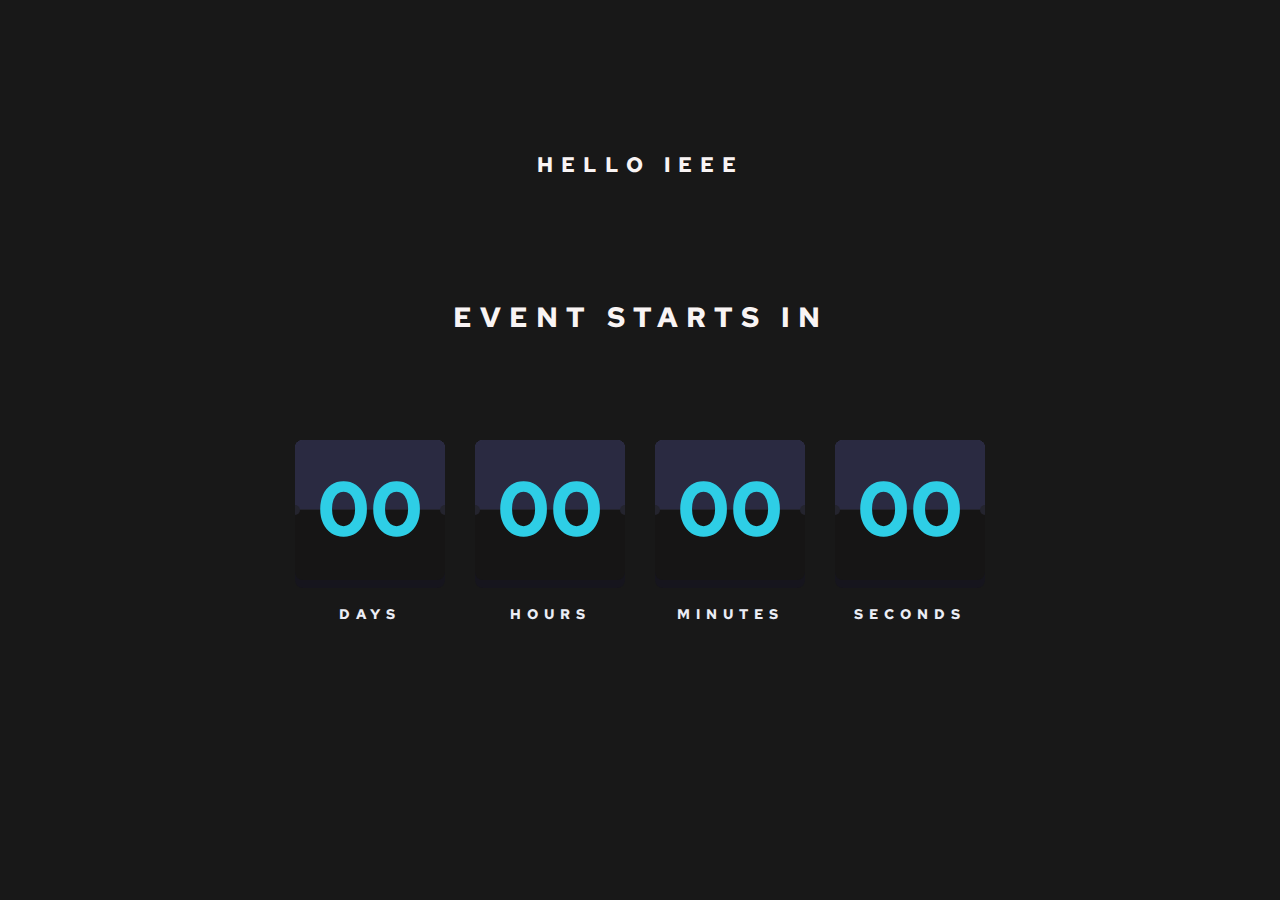
<file: countdown-flip-animation-master/index.html>
<!DOCTYPE html>
<html lang="en">
<head>
  <meta charset="UTF-8">
  <meta name="viewport" content="width=device-width, initial-scale=1.0">

  <!-- <link rel="icon" type="image/png" sizes="32x32" href="./images/favicon-32x32.png"> -->
  <link rel="stylesheet" href="./styles/main.css">
  
  <title>Countdown timer</title>
</head>
<body>

  <main>
    
    <h2>Hello IEEE</h2>
    <h1>Event Starts in</h1>
    <div class="countdown">

      <div class="countdown-block">
        <span class="days time-elem">
          <span class="top">00</span>
          <span class="top-back">
            <span>00</span>
          </span>
          <span class="bottom">00</span>
          <span class="bottom-back">
            <span>00</span>
          </span>
        </span>
        <span class="title">Days</span>
      </div>
     
  
      <div class="countdown-block">
        <span class="hours time-elem">
          <span class="top">00</span>
          <span class="top-back">
            <span>00</span>
          </span>
          <span class="bottom">00</span>
          <span class="bottom-back">
            <span>00</span>
          </span>
        </span>
        <span class="title">Hours</span>
      </div>
      
  
      <div class="countdown-block">
        <span class="minutes time-elem">
          <span class="top">00</span>
          <span class="top-back">
            <span>00</span>
          </span>
          <span class="bottom">00</span>
          <span class="bottom-back">
            <span>00</span>
          </span>
        </span>
        <span class="title">Minutes</span>
      </div>
  
      <div class="countdown-block">
        <span class="seconds time-elem">
          <span class="top">00</span>
          <span class="top-back">
            <span>00</span>
          </span>
          <span class="bottom">00</span>
          <span class="bottom-back">
            <span>00</span>
          </span>
        </span>
        <span class="title">Seconds</span>
      </div>

    </div>
  </main>

  <script src="https://cdnjs.cloudflare.com/ajax/libs/gsap/3.5.1/gsap.min.js"></script>
  <script src="./script.js"></script>
</body>
</html>
</file>
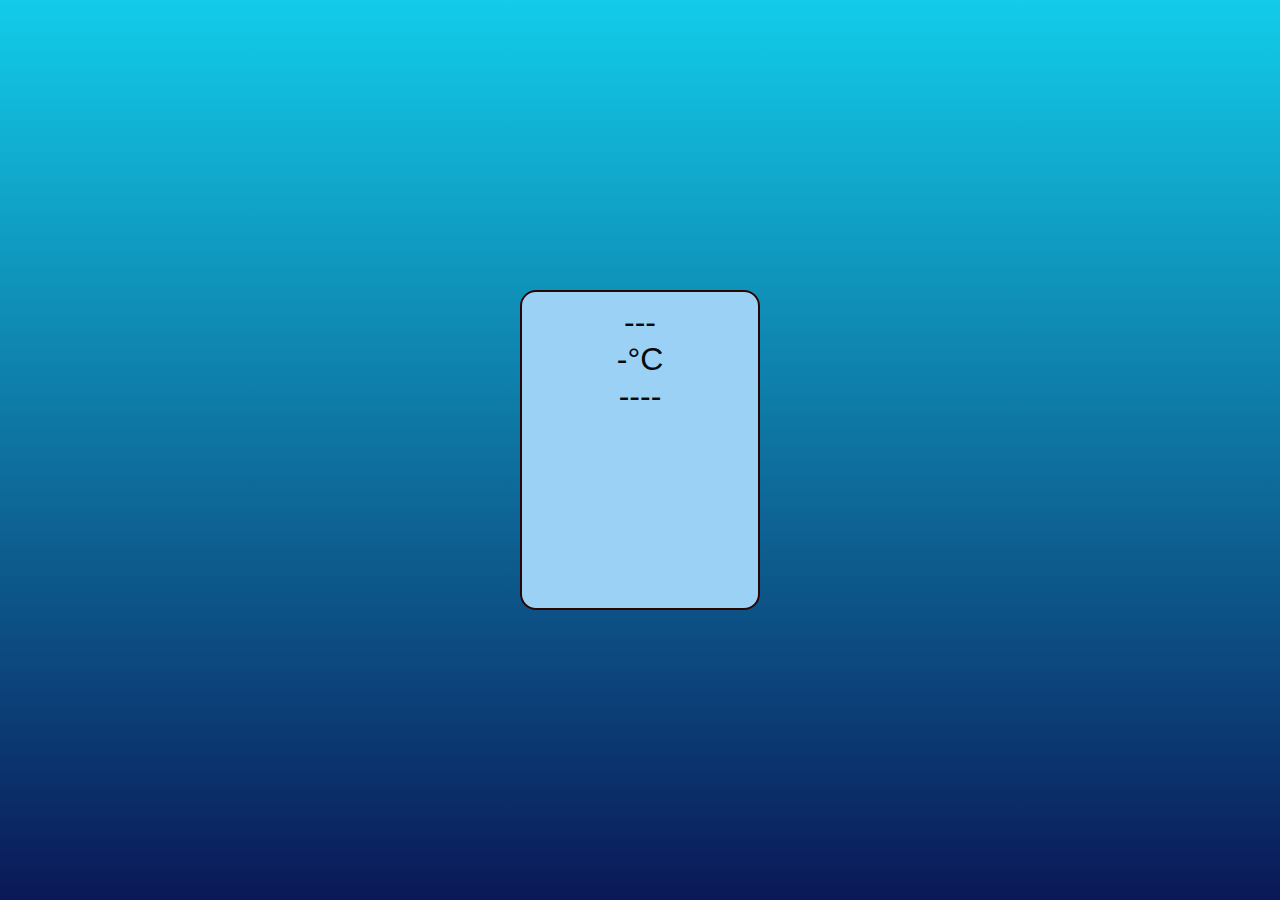
<file: Weather App/index.html>
<!DOCTYPE html>
<html lang="en">
<head>
	<meta charset="UTF-8" />
	<meta http-equiv="X-UA-Compatible" content="IE=edge" />
	<meta name="viewport" content="width=device-width, initial-scale=1.0" />
	<!--The CSS styling-->
	<style>
	* {
		margin: 0;
		padding: 0;
		box-sizing: border-box;
	}
	body {
		height: 100vh;
		display: flex;
		flex-direction: column;
		align-items: center;
		justify-content: center;
		background: linear-gradient(rgb(18, 204, 233), rgb(10, 24, 87));
		font-size: 2rem;
		font-family: sans-serif;
		color: rgb(7, 9, 10);
	}
	.container {
		height: 20rem;
		width: 15rem;
		background-color: rgb(154, 209, 245);
		text-align: center;
		padding-top: 12px;
		border-radius: 16px;
		border: 2px solid rgb(43, 6, 1);
	}
	</style>
</head>
<body>
	<div class="container">
	<div class="icon">---</div>
	<div class="temp">-°C</div>
	<div class="summary">----</div>
	<div class="location"></div>
	</div>
	<!--Linking the javascript code-->
	<script src="script.js"></script>
</body>
</html>
</file>
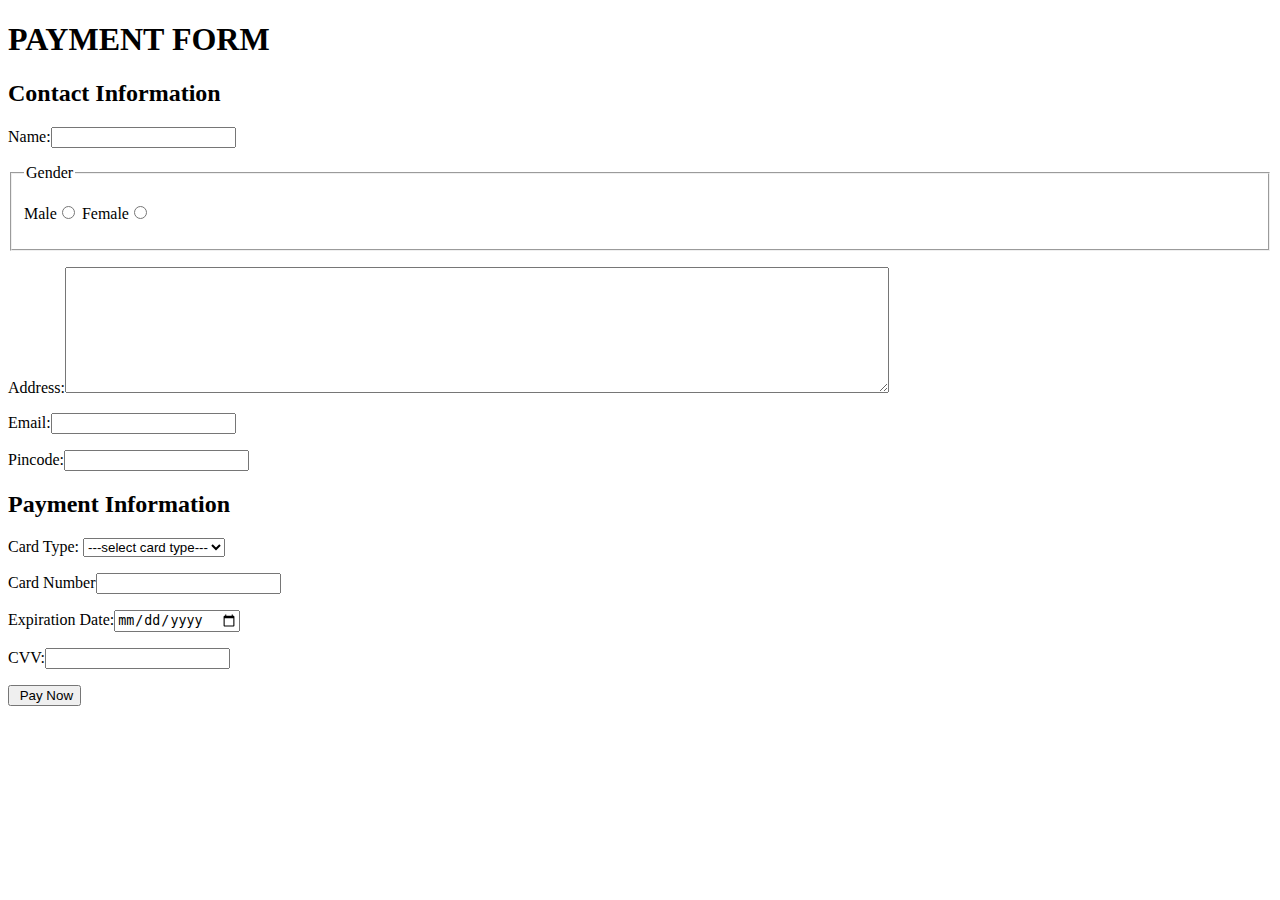
<file: payment form.html>
<!DOCTYPE html>
<html lang="en">
    <head>
        <title>
            Payment Form 
        </title>
    </head>
    <body>
    <form action ="">
        <h1>
            PAYMENT FORM 
        </h1>
        <H2>Contact Information</H2>
        <p>Name:<input type ="text" name ="name"required></p>
        <fieldset>
            <legend required>Gender </legend>
            <p>
                Male<input type="radio"name="gender"id="male">
                Female<input type="radio"name="gender"id="female">
            </p>
        </fieldset>
        <p>Address:<textarea name="address"id="address"cols="100"rows="8"></textarea>
        </p>
        <p>Email:<input type="email" name="email"id="email"></p>
        <p>Pincode:<input type="number" name="pincode" id="pincode"></p>
        <h2>Payment Information</h2>
        <p>
            Card Type:
            <select name="Card Type"id="card_type">
            <option value = "">---select card type---</option>
        <option value ="Visa">Visa</option>
        <option value ="Rupay">Rupay</option>
        <option value =" MasterCard">MasterCard</option>
        </select>
        
        </p>
<p>
    Card Number<input type="number"name ="Card number"id ="cardnumber">

</p>
<p>
    Expiration Date:<input type ="date"name ="Expiry Date"id ="expirydate">

</p>
<p>
    CVV:<input type ="password"name="CVV"id="cvv">
</p>
<input type ="submit"value=" Pay Now">
    </form>
    </body>
</html>
</file>
<file: countdown-flip-animation-master/styles/main.css>
@import url("https://fonts.googleapis.com/css2?family=Red+Hat+Text:wght@700&display=swap");
* {
  -webkit-box-sizing: border-box;
          box-sizing: border-box;
}

body {
  font: 700 14px/1 'Red Hat Text', sans-serif;
  background: url(""), #181818;
  height: 100vh;
  margin: 0;
}

main {
  height: 100vh;
  background: url(.) no-repeat 0 bottom;
  background-size: contain;
  display: -webkit-box;
  display: -ms-flexbox;
  display: flex;
  -webkit-box-orient: vertical;
  -webkit-box-direction: normal;
      -ms-flex-flow: column nowrap;
          flex-flow: column nowrap;
  -webkit-box-align: center;
      -ms-flex-align: center;
          align-items: center;
  -webkit-box-pack: start;
      -ms-flex-pack: start;
          justify-content: flex-start;
  padding-top: 15vh;
  position: relative;
}

h1,h2 {
  /* font-size: 1.5em; */
  margin: 19px 0 109px;
  letter-spacing: 8px;
  color: rgb(249, 244, 244);
  text-transform: uppercase;
}

.countdown {
  display: -webkit-box;
  display: -ms-flexbox;
  display: flex;
  -webkit-box-orient: horizontal;
  -webkit-box-direction: normal;
      -ms-flex-flow: row nowrap;
          flex-flow: row nowrap;
}

.title {
  color: #ebedf5;
  font-size: 1em;
  text-transform: uppercase;
  letter-spacing: 6px;
}

.countdown-block {
  display: -webkit-box;
  display: -ms-flexbox;
  display: flex;
  -webkit-box-orient: vertical;
  -webkit-box-direction: normal;
      -ms-flex-flow: column nowrap;
          flex-flow: column nowrap;
  -webkit-box-align: center;
      -ms-flex-align: center;
          align-items: center;
  margin-right: 30px;
}

.countdown-block:last-child {
  margin-right: 0;
}

.time-elem {
  position: relative;
  color: #2ecee6;
  position: relative;
  height: 140px;
  width: 150px;
  background-color: #161515;
  border-radius: 8px;
  text-align: center;
  font-size: 5.5em;
  overflow: hidden;
  margin-bottom: 27px;
  line-height: 138px;
  -webkit-box-shadow: 0px 8px 0px 0px #16151d;
          box-shadow: 0px 8px 0px 0px #16151d;
}

.time-elem::before, .time-elem::after {
  content: '';
  position: absolute;
  z-index: 6;
  top: calc(50% - 5px);
  background: #24242e;
  border-radius: 50%;
  width: 10px;
  height: 10px;
}

.time-elem::before {
  left: -5px;
}

.time-elem::after {
  right: -5px;
}

.time-elem > span {
  position: absolute;
  left: 0;
  right: 0;
}

.top {
  z-index: 3;
  background-color: #2a2a41;
  -webkit-transform-origin: 50% 100%;
          transform-origin: 50% 100%;
  -webkit-transform: perspective(200px);
          transform: perspective(200px);
}

.time-elem .top::after, .time-elem .bottom-back::after {
  content: '';
  position: absolute;
  z-index: -1;
  left: 0;
  bottom: 0;
  width: 100%;
  height: 100%;
  border-bottom: 1px solid #24242e;
}

.bottom {
  z-index: 1;
}

.bottom::before {
  content: '';
  position: absolute;
  display: block;
  top: 0;
  left: 0;
  width: 100%;
  height: 50%;
  background-color: #33354d;
}

.bottom-back {
  z-index: 2;
  top: 0;
  height: 50%;
  overflow: hidden;
  background-color: #33354d;
}

.bottom-back span {
  position: absolute;
  top: 0;
  left: 0;
  right: 0;
  bottom: 0;
  margin: auto;
}

.top, .top-back {
  height: 50%;
  overflow: hidden;
  -webkit-backface-visibility: hidden;
          backface-visibility: hidden;
}

.top-back {
  z-index: 4;
  bottom: 0;
  -webkit-transform-origin: 50% 0;
          transform-origin: 50% 0;
  background-color: #33354d;
  -webkit-transform: perspective(200px) rotateX(180deg);
          transform: perspective(200px) rotateX(180deg);
}

.top-back span {
  position: absolute;
  top: -100%;
  left: 0;
  right: 0;
  margin: auto;
}

.social {
  position: absolute;
  bottom: 56px;
  list-style-type: none;
  display: -webkit-box;
  display: -ms-flexbox;
  display: flex;
  -webkit-box-orient: horizontal;
  -webkit-box-direction: normal;
      -ms-flex-flow: row;
          flex-flow: row;
  padding: 0;
}

.social li {
  margin-right: 32px;
}

.social li a path {
  -webkit-transition: fill .3s ease;
  transition: fill .3s ease;
}

.social li:last-child {
  margin-right: 0;
}

.social a:hover path {
  fill: #fb6087;
}

@media only screen and (max-width: 768px) {
  body {
    font-size: 8px;
  }
  main {
    padding-top: 18vh;
  }
  h1 {
    font-size: 2.2em;
    margin: 24px 0 56px;
    letter-spacing: 6px;
    padding: 0 20px;
    line-height: 22px;
    text-align: center;
  }
  .countdown-block {
    margin-right: 16px;
  }
  .countdown-block:last-child {
    margin-right: 0;
  }
  .title {
    font-size: 0.9em;
    letter-spacing: 3px;
  }
  .time-elem {
    height: 66px;
    width: 70px;
    font-size: 4.5em;
    line-height: 66px;
    margin-bottom: 17px;
  }
  .social {
    bottom: 39px;
  }
}
/*# sourceMappingURL=main.css.map */
</file>
